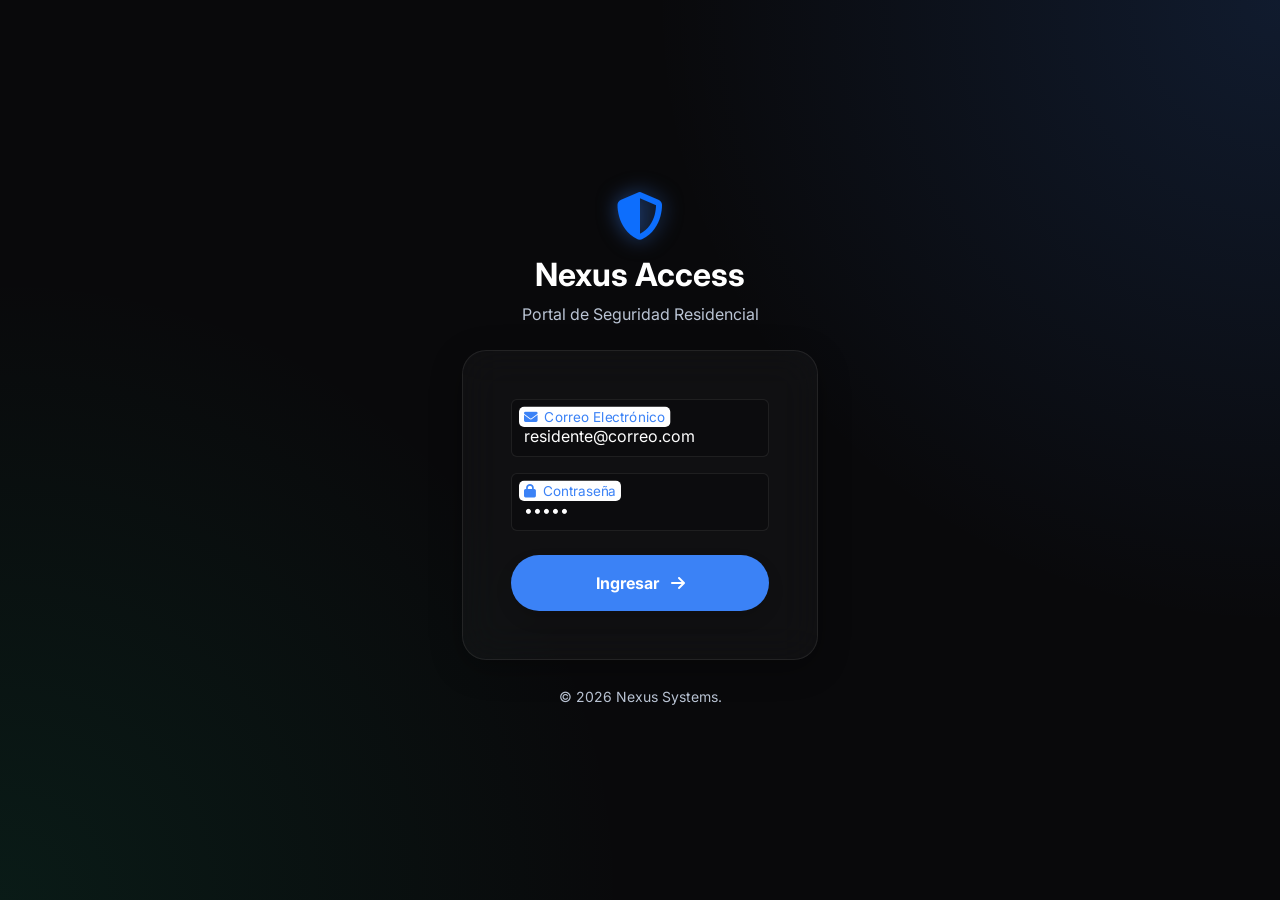
<file: control-accesos/frontend/index.html>
<!DOCTYPE html>
<html lang="es">
<head>
    <meta charset="UTF-8">
    <meta name="viewport" content="width=device-width, initial-scale=1">
    <title>Acceso | Premium Access</title>
    <!-- Bootstrap 5 CDN -->
    <link href="https://cdn.jsdelivr.net/npm/bootstrap@5.3.0/dist/css/bootstrap.min.css" rel="stylesheet">
    <!-- FontAwesome -->
    <link rel="stylesheet" href="https://cdnjs.cloudflare.com/ajax/libs/font-awesome/6.4.0/css/all.min.css">
    <link rel="stylesheet" href="css/style.css">
</head>
<body class="d-flex align-items-center justify-content-center">
    
    <div class="container">
        <div class="row justify-content-center">
            <div class="col-md-5 col-lg-4">
                
                <div class="text-center mb-4">
                    <i class="fas fa-shield-alt text-primary" style="font-size: 3rem; filter: drop-shadow(0 0 10px rgba(59, 130, 246, 0.5));"></i>
                    <h2 class="mt-3 fw-bold text-white tracking-wide">Nexus Access</h2>
                    <p class="text-muted">Portal de Seguridad Residencial</p>
                </div>

                <div class="glass-card p-4 p-md-5">
                    <form id="loginForm">
                        <div class="form-floating mb-3">
                            <input type="email" class="form-control" id="email" placeholder="name@example.com" required value="residente@correo.com">
                            <label for="email"><i class="fas fa-envelope me-2"></i>Correo Electrónico</label>
                        </div>
                        <div class="form-floating mb-4">
                            <input type="password" class="form-control" id="password" placeholder="Password" required value="12345">
                            <label for="password"><i class="fas fa-lock me-2"></i>Contraseña</label>
                        </div>
                        
                        <button type="submit" class="btn btn-primary w-100 py-3 fw-bold rounded-pill shadow">
                            Ingresar <i class="fas fa-arrow-right ms-2"></i>
                        </button>
                    </form>
                    <div id="loginAlert" class="mt-3 text-danger text-center fw-semibold d-none"></div>
                </div>
                
                <div class="text-center mt-4">
                    <small class="text-muted">&copy; 2026 Nexus Systems.</small>
                </div>

            </div>
        </div>
    </div>

    <script src="https://cdn.jsdelivr.net/npm/bootstrap@5.3.0/dist/js/bootstrap.bundle.min.js"></script>
    <script src="https://code.jquery.com/jquery-3.6.0.min.js"></script>
    <script src="js/app.js"></script>
</body>
</html>
</file>
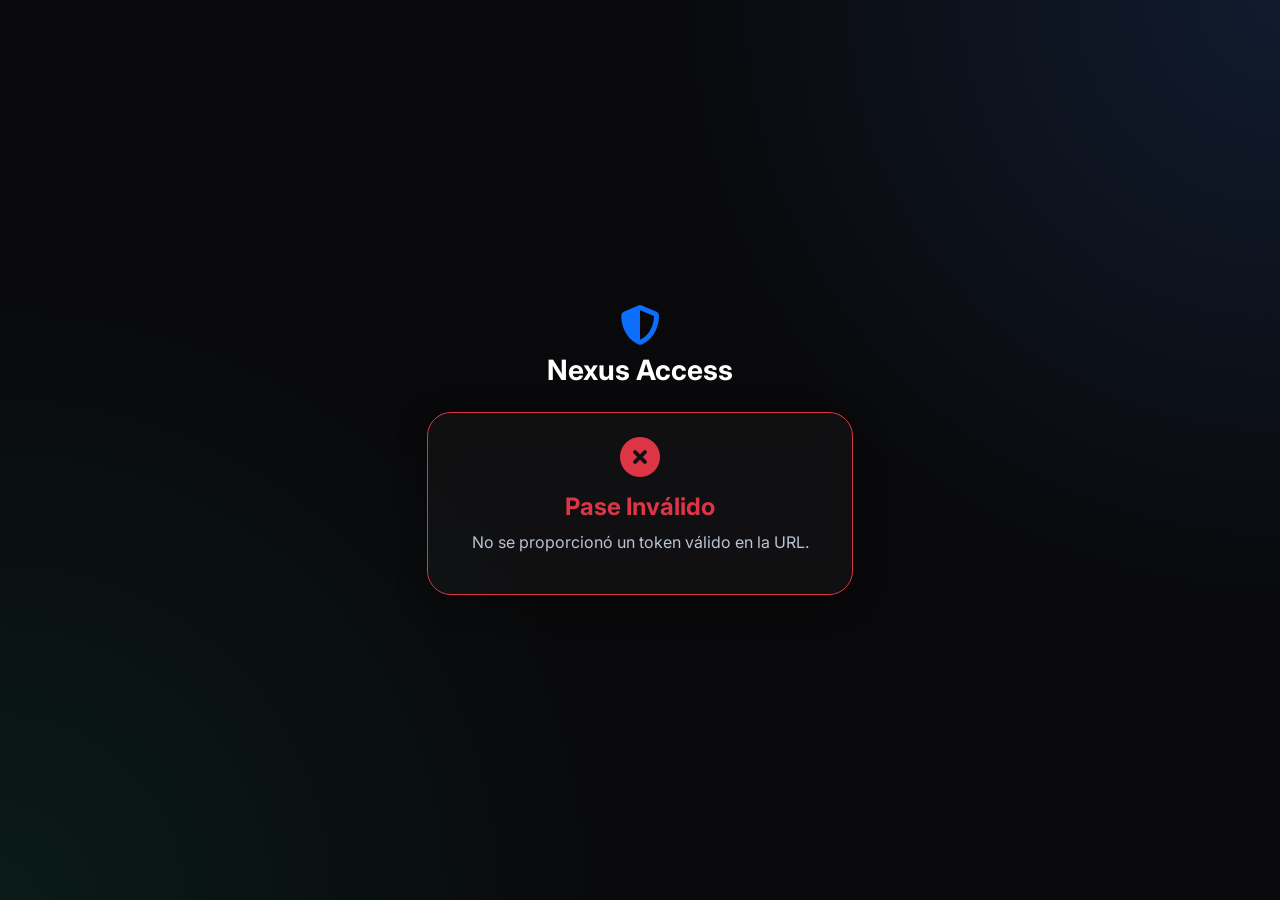
<file: control-accesos/frontend/pass.html>
<!DOCTYPE html>
<html lang="es">
<head>
    <meta charset="UTF-8">
    <meta name="viewport" content="width=device-width, initial-scale=1">
    <title>Pase de Acceso | Nexus</title>
    <link href="https://cdn.jsdelivr.net/npm/bootstrap@5.3.0/dist/css/bootstrap.min.css" rel="stylesheet">
    <link rel="stylesheet" href="https://cdnjs.cloudflare.com/ajax/libs/font-awesome/6.4.0/css/all.min.css">
    <link rel="stylesheet" href="css/style.css">
    <style>
        .ticket {
            background: linear-gradient(135deg, #ffffff 0%, #f8fafc 100%);
            border-radius: 20px;
            color: #1e293b;
            box-shadow: 0 20px 40px rgba(0,0,0,0.4);
            position: relative;
            overflow: hidden;
        }
        .ticket::before, .ticket::after {
            content: '';
            position: absolute;
            top: 50%;
            width: 40px;
            height: 40px;
            background-color: var(--bg-dark);
            border-radius: 50%;
            transform: translateY(-50%);
            z-index: 10;
        }
        .ticket::before { left: -20px; }
        .ticket::after { right: -20px; }
        .ticket-dashed-line {
            position: absolute;
            top: 50%;
            left: 20px;
            right: 20px;
            border-top: 2px dashed #cbd5e1;
            z-index: 1;
        }
        .ticket-header { padding: 30px; padding-bottom: 20px; text-align: center; }
        .ticket-body { padding: 30px; padding-top: 20px; text-align: center; }
    </style>
</head>
<body class="d-flex align-items-center justify-content-center min-vh-100 p-3">

    <div class="container" style="max-width: 450px;">
        <div id="loading" class="text-center text-white my-5">
            <div class="spinner-border text-primary" role="status" style="width: 3rem; height: 3rem;"></div>
            <h4 class="mt-3">Buscando Pase...</h4>
        </div>

        <div id="ticketContainer" class="d-none">
            <div class="text-center mb-3">
                <i class="fas fa-shield-alt text-primary fs-1"></i>
                <h3 class="text-white mt-2 fw-bold tracking-wide">Nexus Access</h3>
            </div>

            <div class="ticket" id="ticketCard">
                <!-- Mitad superior -->
                <div class="ticket-header bg-primary text-white" style="background: linear-gradient(135deg, #3b82f6 0%, #2563eb 100%) !important;">
                    <h5 class="text-uppercase fw-bold mb-1 opacity-75">Pase de Visitante</h5>
                    <h2 class="fw-bold mb-0" id="visitorName">Cargando...</h2>
                </div>
                
                <div class="ticket-dashed-line"></div>

                <!-- Mitad inferior -->
                <div class="ticket-body">
                    <div class="row text-start mb-4">
                        <div class="col-6 border-end">
                            <small class="text-muted d-block text-uppercase fw-bold" style="font-size: 0.7rem;">Anfitrión</small>
                            <span class="fw-bold fs-6" id="residentName">...</span>
                        </div>
                        <div class="col-6 ps-3">
                            <small class="text-muted d-block text-uppercase fw-bold" style="font-size: 0.7rem;">Destino</small>
                            <span class="fw-bold fs-6" id="address">...</span>
                        </div>
                    </div>
                    
                    <div class="bg-light p-2 rounded mb-4 text-start">
                        <small class="text-muted d-block text-uppercase fw-bold mb-1" style="font-size: 0.7rem;">Validez</small>
                        <div class="d-flex justify-content-between align-items-center mb-1">
                            <span class="fw-semibold text-success"><i class="fas fa-calendar-check me-1"></i>Inicio</span>
                            <span class="small" id="validFrom">...</span>
                        </div>
                        <div class="d-flex justify-content-between align-items-center">
                            <span class="fw-semibold text-danger"><i class="fas fa-calendar-times me-1"></i>Fin</span>
                            <span class="small" id="validUntil">...</span>
                        </div>
                    </div>

                    <div id="qrWrapper" class="p-2 border rounded d-inline-block shadow-sm">
                        <div id="qrCode"></div>
                    </div>
                    
                    <p class="mt-3 text-muted small fw-bold tracking-widest text-uppercase" id="passStatusText">Muestre este código en caseta</p>
                </div>
            </div>

            <!-- Error State -->
            <div id="errorState" class="glass-card p-4 text-center d-none border-danger mt-4">
                <i class="fas fa-times-circle text-danger fs-1 mb-3"></i>
                <h4 class="text-danger fw-bold">Pase Inválido</h4>
                <p class="text-muted" id="errorMessage">El código no existe o fue cancelado.</p>
            </div>
        </div>
    </div>

    <script src="https://code.jquery.com/jquery-3.6.0.min.js"></script>
    <script>
        $(document).ready(function() {
            const urlParams = new URLSearchParams(window.location.search);
            const token = urlParams.get('token');

            if(!token) {
                showError("No se proporcionó un token válido en la URL.");
                return;
            }

            $.ajax({
                url: `/control-accesos/api/public/visit.php?token=${token}`,
                type: 'GET',
                success: function(res) {
                    $('#loading').addClass('d-none');
                    $('#ticketContainer').removeClass('d-none');

                    $('#visitorName').text(res.visitor_name);
                    $('#residentName').text(res.resident_name);
                    $('#address').text(res.address);
                    
                    // Formatear fechas para mejor lectura
                    $('#validFrom').text(res.valid_from);
                    $('#validUntil').text(res.valid_until);

                    if(res.status == 1) {
                        $('#qrCode').html(`<img src="https://api.qrserver.com/v1/create-qr-code/?size=200x200&margin=4&data=${res.access_token}" alt="QR" width="200" height="200">`);
                    } else {
                        $('#qrWrapper').html('<div class="p-4"><i class="fas fa-ban text-danger" style="font-size: 5rem;"></i></div>');
                        $('#passStatusText').html('<span class="text-danger">ESTE PASE FUE ANULADO</span>');
                        $('.ticket').css('filter', 'grayscale(1)');
                    }
                },
                error: function() {
                    showError("El pase no existe, ha expirado o hubo un error de conexión.");
                }
            });

            function showError(msg) {
                $('#loading').addClass('d-none');
                $('#ticketContainer').removeClass('d-none');
                $('#ticketCard').addClass('d-none');
                $('#errorState').removeClass('d-none');
                $('#errorMessage').text(msg);
            }
        });
    </script>
</body>
</html>
</file>
<file: control-accesos/frontend/css/style.css>
@import url('https://fonts.googleapis.com/css2?family=Inter:wght@300;400;600;700&display=swap');

:root {
  --bg-dark: #09090b; /* Extremely dark elegant background */
  --bg-glass: rgba(255, 255, 255, 0.03);
  --glass-border: rgba(255, 255, 255, 0.08);
  --primary: #3b82f6;
  --primary-hover: #2563eb;
  --success: #10b981;
  --danger: #ef4444;
  --text-main: #f8fafc;
  --text-muted: #94a3b8;
}

body {
  font-family: 'Inter', sans-serif;
  background-color: var(--bg-dark);
  background-image: radial-gradient(circle at top right, rgba(59, 130, 246, 0.15), transparent 40%),
                    radial-gradient(circle at bottom left, rgba(16, 185, 129, 0.1), transparent 40%);
  color: var(--text-main);
  min-height: 100vh;
  margin: 0;
}

/* Fix Bootstrap's text-muted for dark backgrounds */
.text-muted {
  color: #bac4d4 !important; /* Azul/Gris muy claro para máxima legibilidad */
}

.icon-accent {
  color: #60a5fa !important; /* Azul claro pastel para combinar con el proyecto */
}

/* Glassmorphism Classes */
.glass-card {
  background: var(--bg-glass);
  backdrop-filter: blur(20px);
  -webkit-backdrop-filter: blur(20px);
  border: 1px solid var(--glass-border);
  border-radius: 1.5rem;
  box-shadow: 0 8px 32px 0 rgba(0, 0, 0, 0.3);
  color: var(--text-main);
}

.form-control {
  background: rgba(0, 0, 0, 0.2) !important;
  border: 1px solid var(--glass-border);
  color: white !important;
}

.form-control:focus {
  background: rgba(0, 0, 0, 0.4) !important;
  border-color: var(--primary);
  box-shadow: 0 0 0 0.25rem rgba(59, 130, 246, 0.25);
}

/* Inputs en modo oscuro para Bootstrap */
.form-floating label {
  color: var(--text-muted);
}

.form-floating>.form-control:focus~label, 
.form-floating>.form-control:not(:placeholder-shown)~label {
  color: var(--primary);
  background-color: transparent !important;
}

/* Micro-animations */
.btn-primary {
  background-color: var(--primary);
  border: none;
  transition: all 0.3s ease;
}

.btn-primary:hover {
  background-color: var(--primary-hover);
  transform: translateY(-2px);
  box-shadow: 0 10px 20px rgba(59, 130, 246, 0.4);
}

.scanner-input {
  font-size: 2rem;
  text-align: center;
  letter-spacing: 2px;
}

/* Modal Dark styling */
.modal-content {
  background: #1e293b;
  border: 1px solid var(--glass-border);
}
.modal-header {
  border-bottom: 1px solid rgba(255,255,255,0.1);
}
.modal-footer {
  border-top: 1px solid rgba(255,255,255,0.1);
}

/* Ticket / Boarding Pass Style */
.ticket {
  background: linear-gradient(135deg, #ffffff 0%, #f8fafc 100%);
  border-radius: 20px;
  color: #1e293b;
  box-shadow: 0 20px 40px rgba(0,0,0,0.4);
  position: relative;
  overflow: hidden;
}
.ticket::before, .ticket::after {
  content: '';
  position: absolute;
  top: 50%;
  width: 40px;
  height: 40px;
  background-color: var(--bg-dark);
  border-radius: 50%;
  transform: translateY(-50%);
  z-index: 10;
}
.ticket::before { left: -20px; }
.ticket::after { right: -20px; }
.ticket-dashed-line {
  position: absolute;
  top: 50%;
  left: 20px;
  right: 20px;
  border-top: 2px dashed #cbd5e1;
  z-index: 1;
}
.ticket-header { padding: 30px; padding-bottom: 20px; text-align: center; }
.ticket-body { padding: 30px; padding-top: 20px; text-align: center; }
</file>
